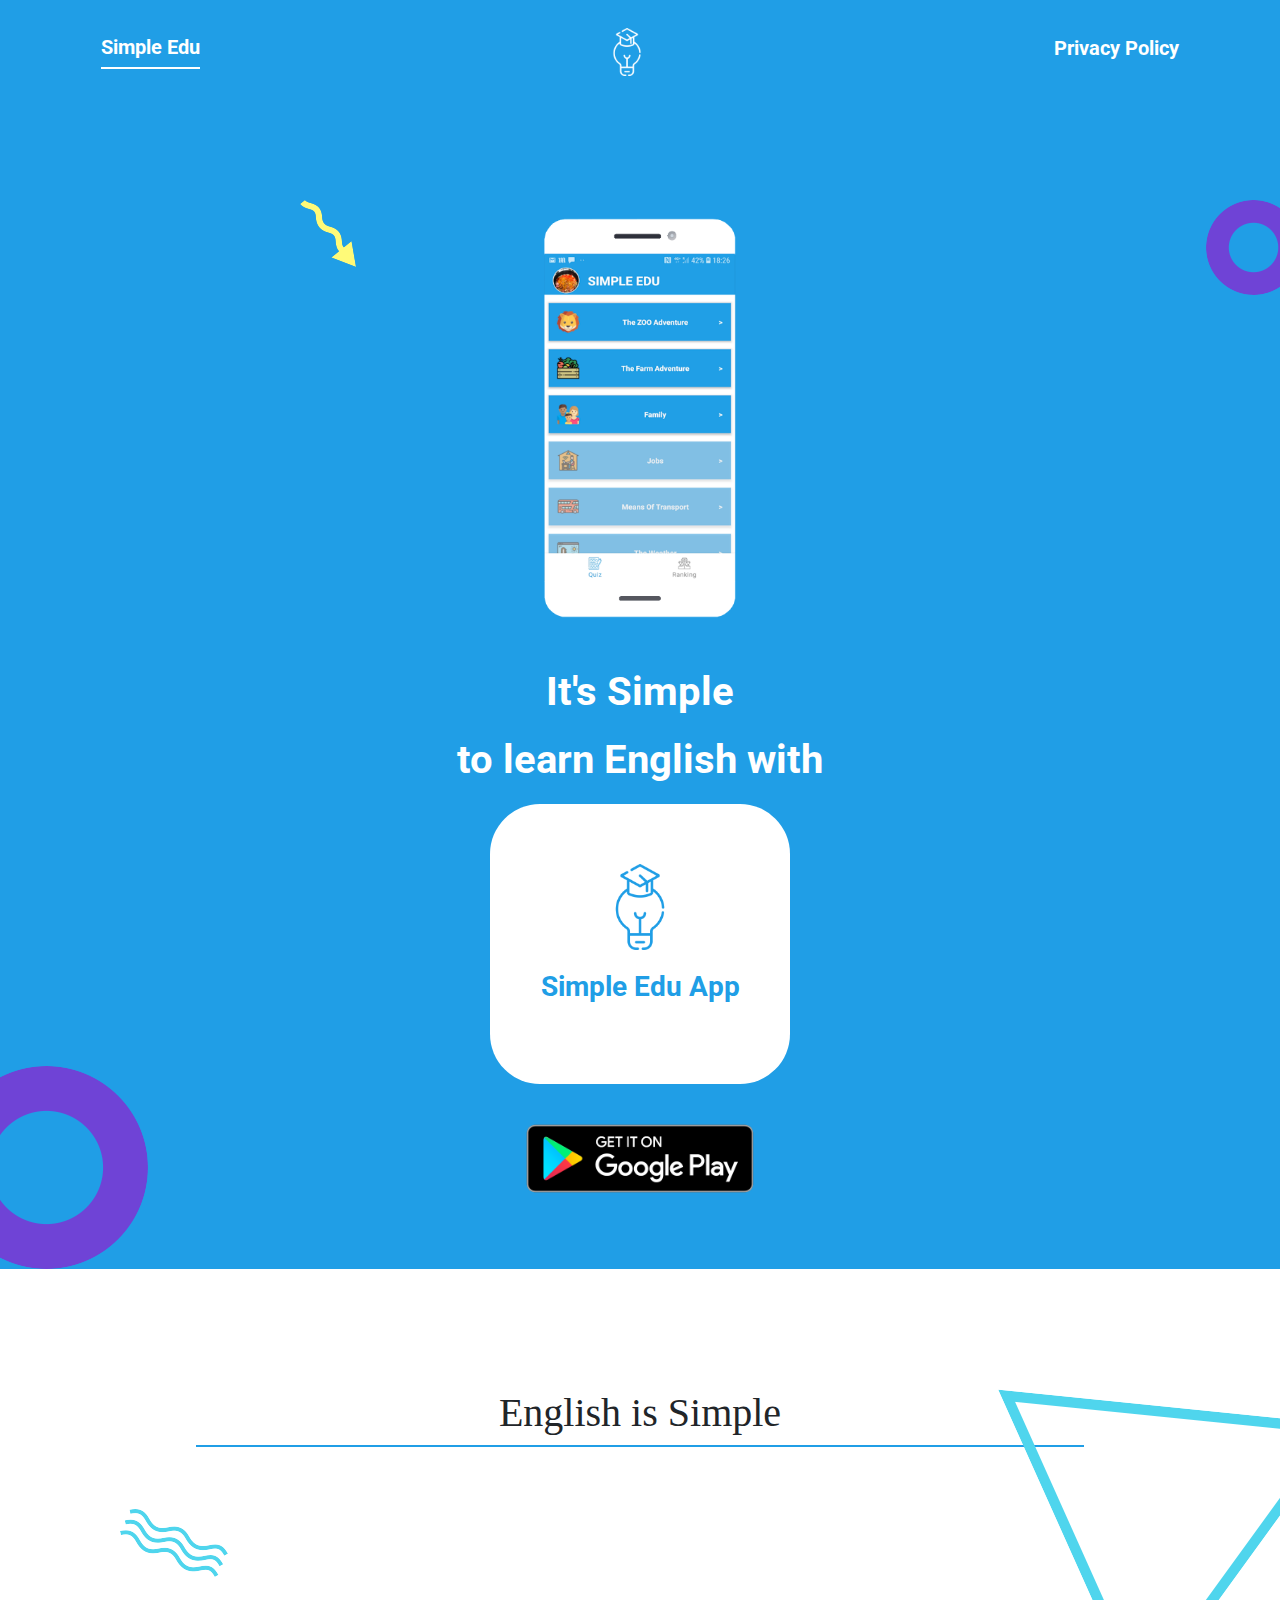
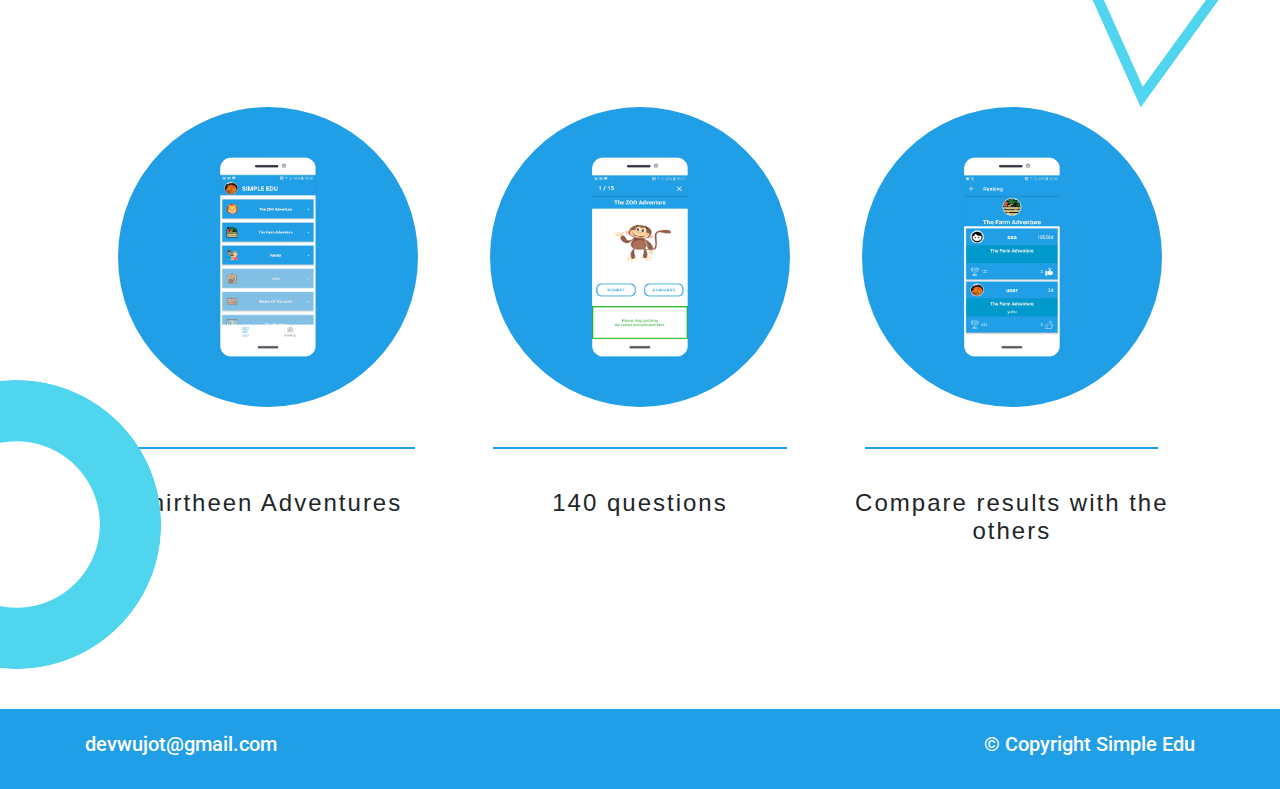
<file: index.html>
<!DOCTYPE html>
<html lang="en">

<head>
    <meta charset="utf-8" />
    <meta name="viewport" content="width=device-width, initial-scale=1" />

    <link rel="stylesheet" href="./css/main.css" />

    <link rel="stylesheet" href="https://stackpath.bootstrapcdn.com/bootstrap/4.3.1/css/bootstrap.min.css"
        integrity="sha384-ggOyR0iXCbMQv3Xipma34MD+dH/1fQ784/j6cY/iJTQUOhcWr7x9JvoRxT2MZw1T" crossorigin="anonymous" />

    <link href="https://fonts.googleapis.com/css?family=Fjalla+One|Anton|Roboto&display=swap" rel="stylesheet" />

    <link href="https://fonts.googleapis.com/css?family=Cormorant+Garamond&display=swap" rel="stylesheet" />

    <link href="https://fonts.googleapis.com/css?family=Indie+Flower|B612+Mono|Roboto+Mono&display=swap"
        rel="stylesheet" />

    <title>Simple Edu - Learn English</title>
</head>

<body>

    <!-- Section Header -->
    <section class="header">
        <div class="container">
            <nav class="navbar">
                <a href="./index.html" class="tick">
                    <h5 class="link">Simple Edu</h5>
                </a>
                <img src="./assets/ic_logo.png" class="icon_filter" />
                <a href="./privacy_policy.html" >
                    <h5 class="link" id="privacy_policy">Privacy Policy</h5>
                </a>
            </nav>
            

            <div class="header_content">
                <div class="hc_left text-center">
                    <h1>It's Simple</h1>
                    <h1>to learn English with</h1>

                    <div class="header_logo">
                        <img src="./assets/ic_logo.png" class="icon_filter_blue" />
                        <h3>Simple Edu App</h3>
                    </div>

                    <br />
                    <a href="https://play.google.com/store/apps/details?id=com.devwujot.simpleedu" target="_blank" ><img src="./assets/google-play-badge.png"
                            id="google_store"></a>
                </div>
                <div class="hc_right">
                    <img src="./assets/header_phone.png" id="header_phone" />
                </div>
            </div>
        </div>

        <br>
        <div class="header_content_mini text-center">
            <img src="./assets/header_phone.png" id="header_phone" />

            <div class="header_content_mini_logo">
                <h1>It's Simple</h1>
                <h1>to learn English with</h1>
            </div>

            <div class="header_logo">
                <img src="./assets/ic_logo.png" class="icon_filter_blue" />
                <h3>Simple Edu App</h3>
            </div>

            <br />
            <a href="https://play.google.com/store/apps/details?id=com.devwujot.simpleedu" target="_blank"><img src="./assets/google-play-badge.png"
                    id="google_store"></a>
        </div>

        <img src="./assets/work_circle_bottom.png" class="work_circle_bottom" />
        <img src="./assets/work_circle_top.png" class="work_circle_top" />
        <img src="./assets/process_arrow_top.png" class="process_arrow_top" />
    </section>

    <!-- Section Details -->
    <section class="details">
        <div class="container">
            <div class="details_header text-center">
                <h1>
                    English is Simple
                </h1>
                <div class="details_separator"></div>
            </div>
            <div class="details_card_container text-center">
                <div class="details_card text-center">
                    <div class="details_card_image">
                        <img src="./assets/header_phone.png" class="details_card_phone" />
                    </div>
                    <div class="details_separator_card"></div>
                    <h2>
                        Thirtheen Adventures
                    </h2>
                </div>
                <div class="details_card">
                    <div class="details_card_image">
                        <img src="./assets/questions_phone.png" class="details_card_phone" />
                    </div>
                    <div class="details_separator_card"></div>
                    <h2>
                        140 questions
                    </h2>
                </div>
                <div class="details_card">
                    <div class="details_card_image">
                        <img src="./assets/ranking_phone.png" class="details_card_phone" />
                    </div>
                    <div class="details_separator_card"></div>
                    <h2>
                        Compare results with the others
                    </h2>
                </div>
            </div>
        </div>

        <img src="./assets/work_triangle.png" class="work_triangle" />
        <img src="./assets/work_shape_bottom.png" class="work_shape_bottom" />
        <img src="./assets/process_circle_down.png" class="process_circle_down" />
    </section>

    <!-- Footer-->
    <footer class="footer">
        <div class="container">
            <h5>devwujot@gmail.com</h5>
            <h5>&copy; Copyright Simple Edu</h5>
        </div>
    </footer>

    <!-- Scripts -->
    <script src="https://code.jquery.com/jquery-3.3.1.slim.min.js"
        integrity="sha384-q8i/X+965DzO0rT7abK41JStQIAqVgRVzpbzo5smXKp4YfRvH+8abtTE1Pi6jizo"
        crossorigin="anonymous"></script>
    <script src="https://cdnjs.cloudflare.com/ajax/libs/popper.js/1.14.7/umd/popper.min.js"
        integrity="sha384-UO2eT0CpHqdSJQ6hJty5KVphtPhzWj9WO1clHTMGa3JDZwrnQq4sF86dIHNDz0W1"
        crossorigin="anonymous"></script>
    <script src="https://stackpath.bootstrapcdn.com/bootstrap/4.3.1/js/bootstrap.min.js"
        integrity="sha384-JjSmVgyd0p3pXB1rRibZUAYoIIy6OrQ6VrjIEaFf/nJGzIxFDsf4x0xIM+B07jRM"
        crossorigin="anonymous"></script>
</body>

</html>
</file>
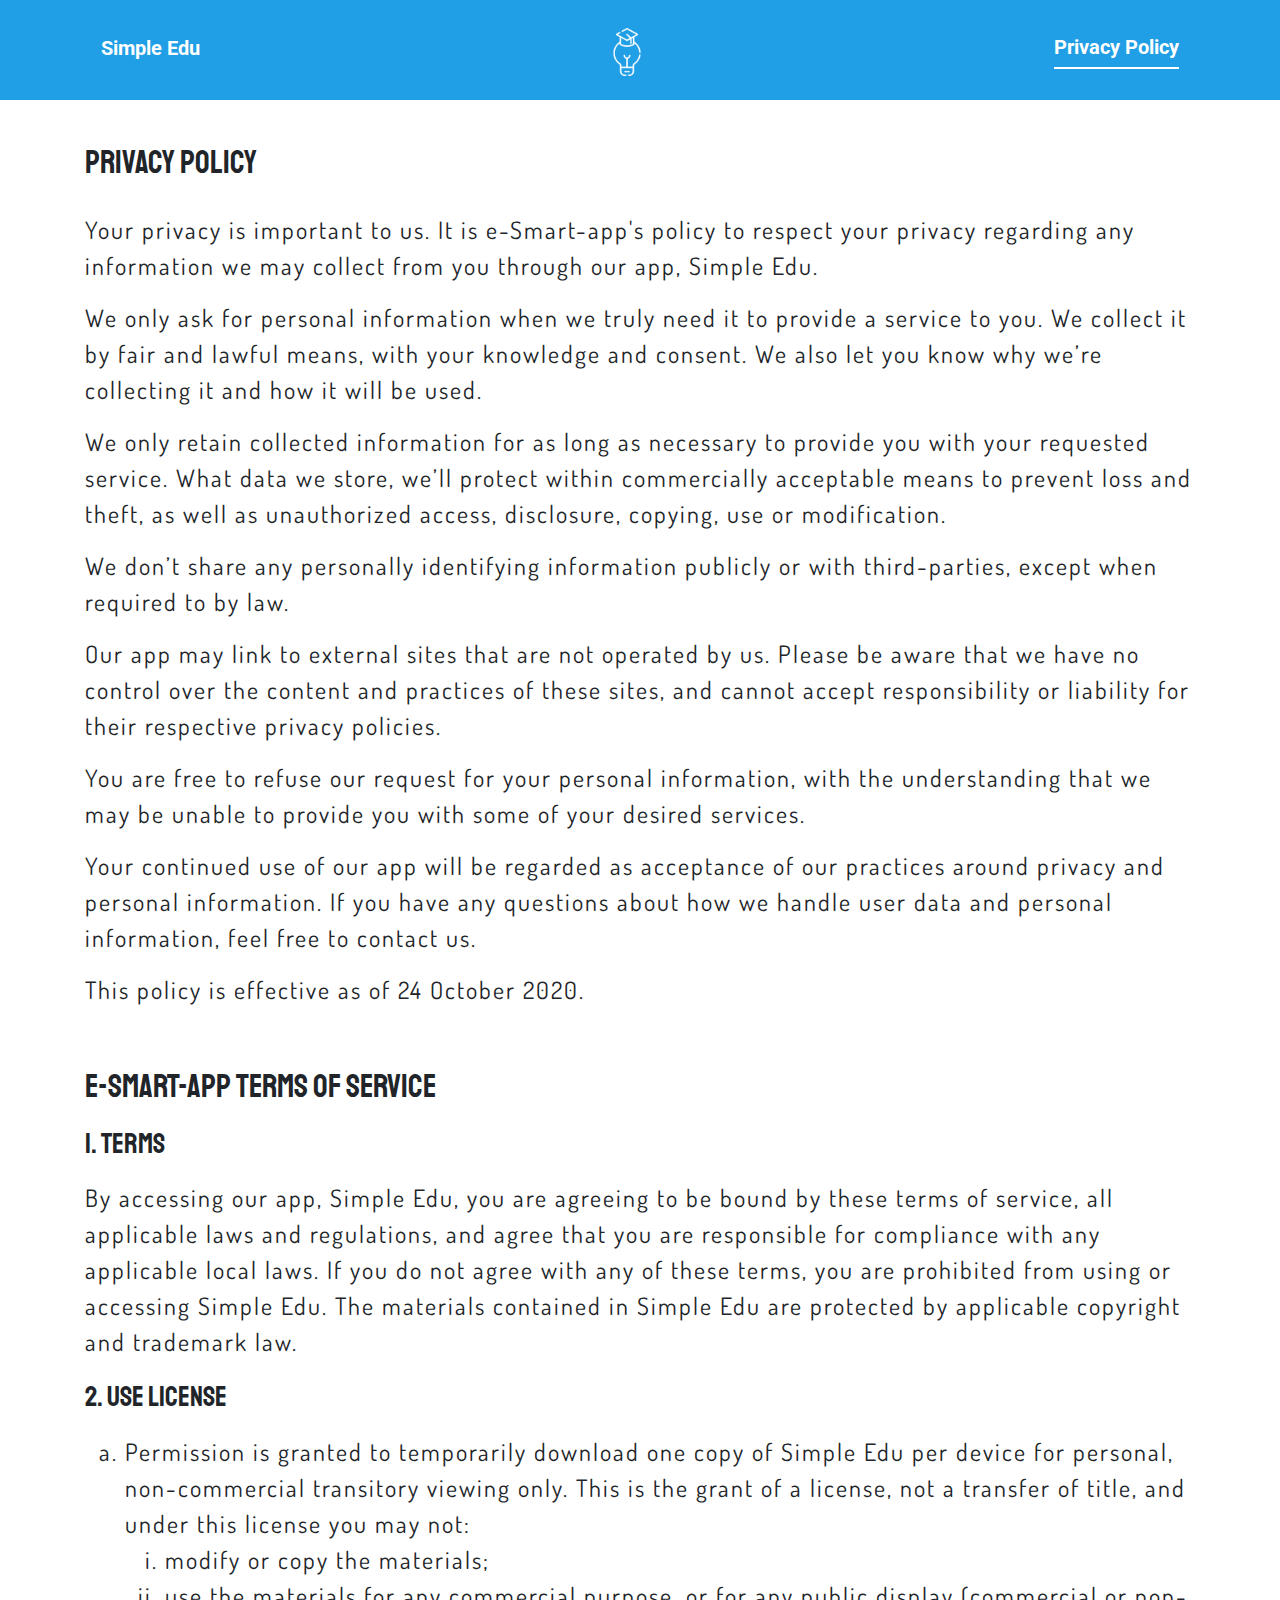
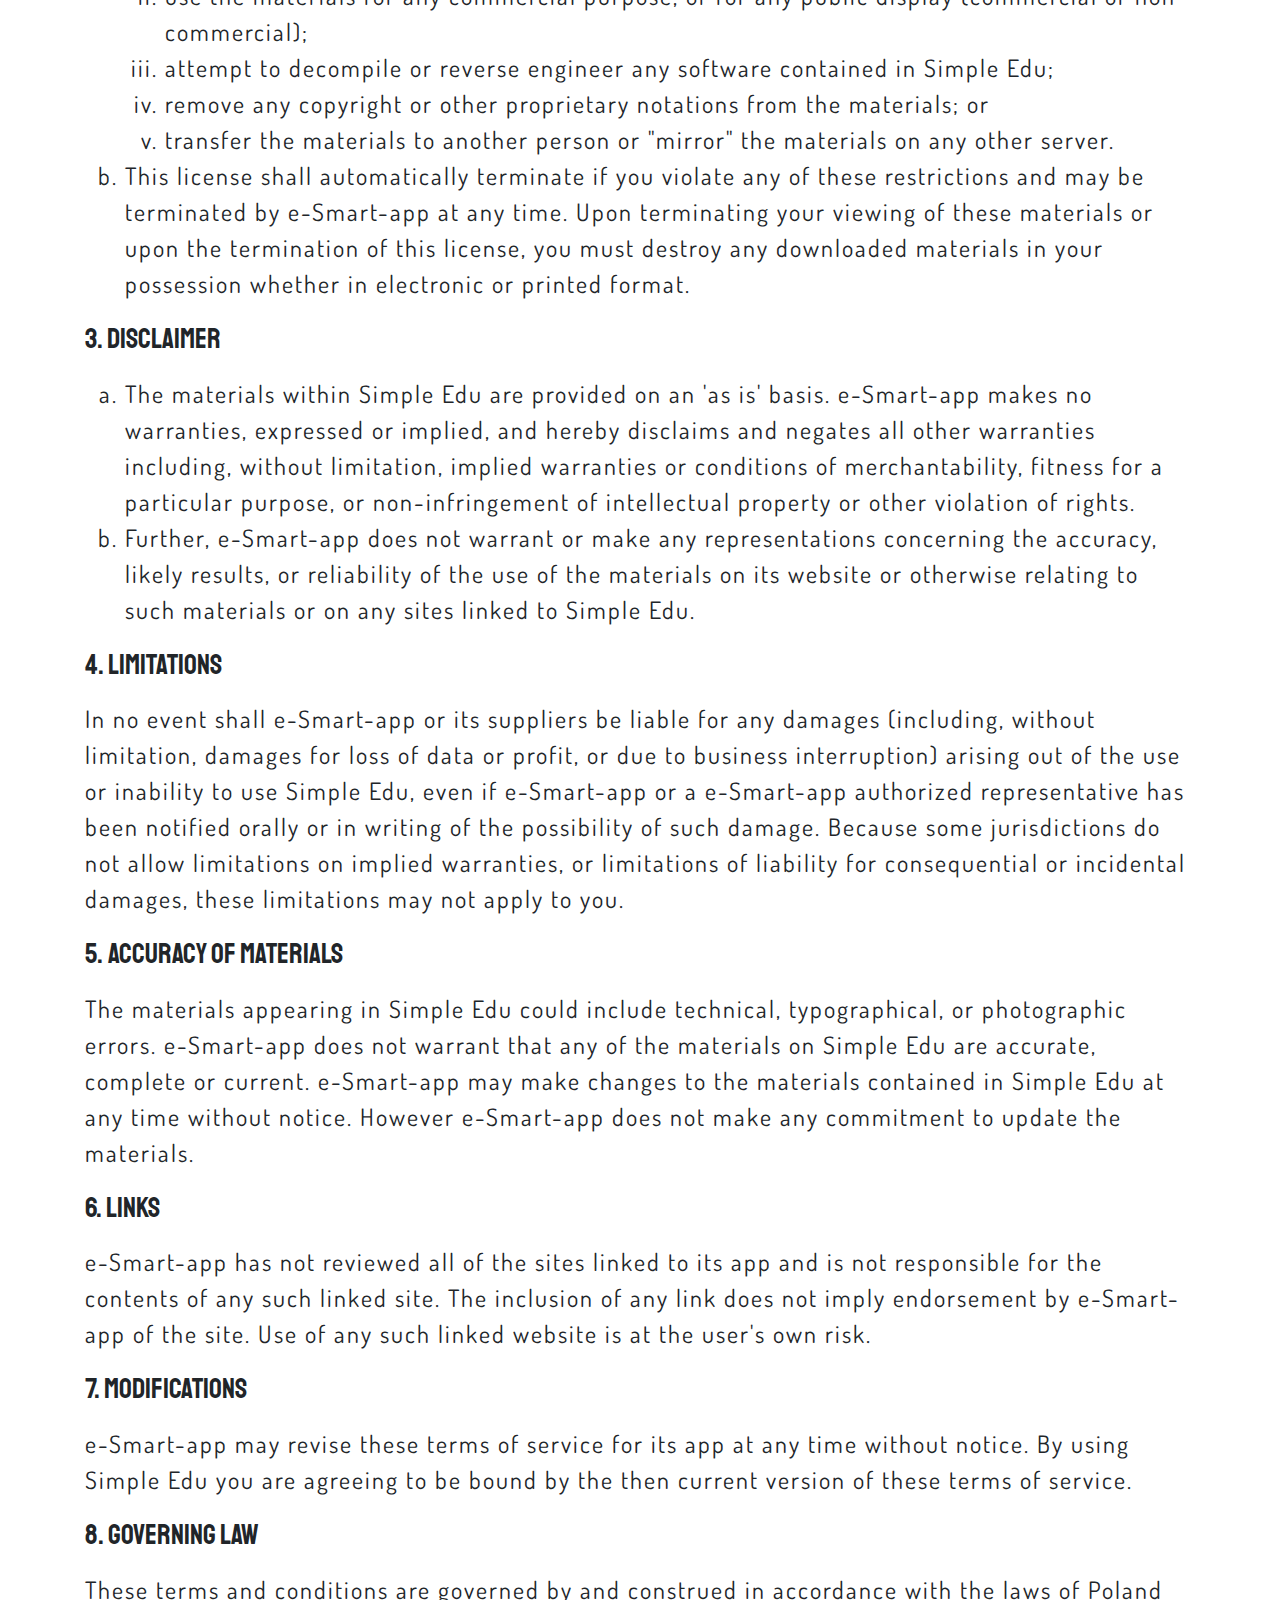
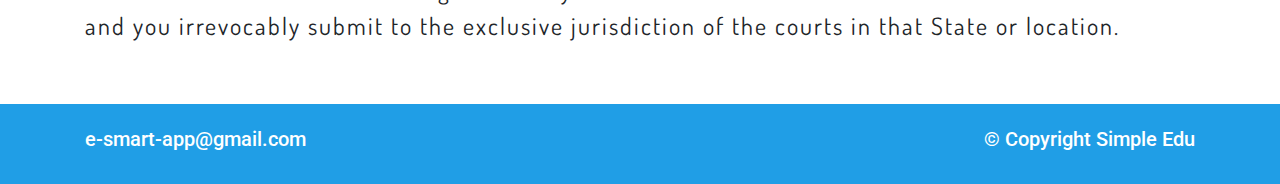
<file: privacy_policy.html>
<!DOCTYPE html>
<html lang="en">

<head>
    <meta charset="utf-8" />
    <meta name="viewport" content="width=device-width, initial-scale=1" />

    <link rel="stylesheet" href="./css/privacy.css" />

    <link rel="stylesheet" href="https://stackpath.bootstrapcdn.com/bootstrap/4.3.1/css/bootstrap.min.css"
        integrity="sha384-ggOyR0iXCbMQv3Xipma34MD+dH/1fQ784/j6cY/iJTQUOhcWr7x9JvoRxT2MZw1T" crossorigin="anonymous" />

    <link href="https://fonts.googleapis.com/css?family=Fjalla+One|Anton|Roboto&display=swap" rel="stylesheet" />

    <link href="https://fonts.googleapis.com/css?family=Cormorant+Garamond&display=swap" rel="stylesheet" />

    <link href="https://fonts.googleapis.com/css2?family=Dosis:wght@200&display=swap" rel="stylesheet">

    <link href="https://fonts.googleapis.com/css?family=Indie+Flower|B612+Mono|Roboto+Mono&display=swap"
        rel="stylesheet" />

    <link href="https://fonts.googleapis.com/css2?family=Dosis:wght@200;800&display=swap" rel="stylesheet">
    <link href="https://fonts.googleapis.com/css2?family=Staatliches&display=swap" rel="stylesheet">

    <title>Simple Edu - Learn English</title>
</head>

<body>

    <!-- Section Header -->
    <section class="header">
        <div class="container">
            <nav class="navbar">
                <a href="./index.html">
                    <h5>Simple Edu</h5>
                </a>
                <img src="./assets/ic_logo.png" class="icon_filter" />
                <a href="./privacy_policy.html" class="tick">
                    <h5 id="privacy_policy">Privacy Policy</h5>
                </a>
            </nav>

        </div>

        <!-- Section Privacy Policy -->
        <section class="privacy_policy">
            <div class="container">
                <h2>Privacy Policy</h2>
                <p>Your privacy is important to us. It is e-Smart-app's policy to respect your privacy regarding any
                    information
                    we may collect from you through our app, Simple Edu.</p>
                <p>We only ask for personal information when we truly need it to provide a service to you. We collect it
                    by
                    fair
                    and lawful means, with your knowledge and consent. We also let you know why we’re collecting it and
                    how
                    it
                    will be used.</p>
                <p>We only retain collected information for as long as necessary to provide you with your requested
                    service.
                    What data we store, we’ll protect within commercially acceptable means to prevent loss and theft, as
                    well as
                    unauthorized access, disclosure, copying, use or modification.</p>
                <p>We don’t share any personally identifying information publicly or with third-parties, except when
                    required to
                    by law.</p>
                <p>Our app may link to external sites that are not operated by us. Please be aware that we have no
                    control
                    over
                    the content and practices of these sites, and cannot accept responsibility or liability for their
                    respective
                    privacy policies.</p>
                <p>You are free to refuse our request for your personal information, with the understanding that we may
                    be
                    unable to provide you with some of your desired services.</p>
                <p>Your continued use of our app will be regarded as acceptance of our practices around privacy and
                    personal
                    information. If you have any questions about how we handle user data and personal information, feel
                    free
                    to
                    contact us.</p>
                <p>This policy is effective as of 24 October 2020.</p>
            </div>
        </section>

        <!-- Section Terms of Service-->
        <section class="terms_of_service">
            <div class="container">
                <h2>e-Smart-app Terms of Service</h2>
                <h3>1. Terms</h3>
                <p>By accessing our app, Simple Edu, you are agreeing to be bound by these terms of service, all
                    applicable laws and regulations, and agree that you are responsible for compliance with any
                    applicable local laws. If you do not agree with any of these terms, you are prohibited from using or
                    accessing Simple Edu. The materials contained in Simple Edu are protected by applicable copyright
                    and trademark law.</p>
                <h3>2. Use License</h3>
                <ol type="a">
                    <li>Permission is granted to temporarily download one copy of Simple Edu per device for personal,
                        non-commercial transitory viewing only. This is the grant of a license, not a transfer of title,
                        and under this license you may not:
                        <ol type="i">
                            <li>modify or copy the materials;</li>
                            <li>use the materials for any commercial purpose, or for any public display (commercial or
                                non-commercial);</li>
                            <li>attempt to decompile or reverse engineer any software contained in Simple Edu;</li>
                            <li>remove any copyright or other proprietary notations from the materials; or</li>
                            <li>transfer the materials to another person or "mirror" the materials on any other server.
                            </li>
                        </ol>
                    </li>
                    <li>This license shall automatically terminate if you violate any of these restrictions and may be
                        terminated by e-Smart-app at any time. Upon terminating your viewing of these materials or upon
                        the termination of this license, you must destroy any downloaded materials in your possession
                        whether in electronic or printed format.</li>
                </ol>
                <h3>3. Disclaimer</h3>
                <ol type="a">
                    <li>The materials within Simple Edu are provided on an 'as is' basis. e-Smart-app makes no
                        warranties, expressed or implied, and hereby disclaims and negates all other warranties
                        including, without limitation, implied warranties or conditions of merchantability, fitness for
                        a particular purpose, or non-infringement of intellectual property or other violation of rights.
                    </li>
                    <li>Further, e-Smart-app does not warrant or make any representations concerning the accuracy,
                        likely results, or reliability of the use of the materials on its website or otherwise relating
                        to such materials or on any sites linked to Simple Edu.</li>
                </ol>
                <h3>4. Limitations</h3>
                <p>In no event shall e-Smart-app or its suppliers be liable for any damages (including, without
                    limitation, damages for loss of data or profit, or due to business interruption) arising out of the
                    use or inability to use Simple Edu, even if e-Smart-app or a e-Smart-app authorized representative
                    has been notified orally or in writing of the possibility of such damage. Because some jurisdictions
                    do not allow limitations on implied warranties, or limitations of liability for consequential or
                    incidental damages, these limitations may not apply to you.</p>
                <h3>5. Accuracy of materials</h3>
                <p>The materials appearing in Simple Edu could include technical, typographical, or photographic errors.
                    e-Smart-app does not warrant that any of the materials on Simple Edu are accurate, complete or
                    current. e-Smart-app may make changes to the materials contained in Simple Edu at any time without
                    notice. However e-Smart-app does not make any commitment to update the materials.</p>
                <h3>6. Links</h3>
                <p>e-Smart-app has not reviewed all of the sites linked to its app and is not responsible for the
                    contents of any such linked site. The inclusion of any link does not imply endorsement by
                    e-Smart-app of the site. Use of any such linked website is at the user's own risk.</p>
                <h3>7. Modifications</h3>
                <p>e-Smart-app may revise these terms of service for its app at any time without notice. By using Simple
                    Edu you are agreeing to be bound by the then current version of these terms of service.</p>
                <h3>8. Governing Law</h3>
                <p>These terms and conditions are governed by and construed in accordance with the laws of Poland and
                    you irrevocably submit to the exclusive jurisdiction of the courts in that State or location.</p>
            </div>
        </section>

        <!-- Footer-->
        <footer class="footer">
            <div class="container">
                <h5>e-smart-app@gmail.com</h5>
                <h5>&copy; Copyright Simple Edu</h5>
            </div>
        </footer>

        <!-- Scripts -->
        <script src="https://code.jquery.com/jquery-3.3.1.slim.min.js"
            integrity="sha384-q8i/X+965DzO0rT7abK41JStQIAqVgRVzpbzo5smXKp4YfRvH+8abtTE1Pi6jizo"
            crossorigin="anonymous"></script>
        <script src="https://cdnjs.cloudflare.com/ajax/libs/popper.js/1.14.7/umd/popper.min.js"
            integrity="sha384-UO2eT0CpHqdSJQ6hJty5KVphtPhzWj9WO1clHTMGa3JDZwrnQq4sF86dIHNDz0W1"
            crossorigin="anonymous"></script>
        <script src="https://stackpath.bootstrapcdn.com/bootstrap/4.3.1/js/bootstrap.min.js"
            integrity="sha384-JjSmVgyd0p3pXB1rRibZUAYoIIy6OrQ6VrjIEaFf/nJGzIxFDsf4x0xIM+B07jRM"
            crossorigin="anonymous"></script>
</body>

</html>
</file>
<file: css/main.css>
body {
    margin: 0 auto; 
    position: relative;
}

.header {
    width: 100%;
    height: 100vh;
    background-color: #209ee6;
    position: relative;
}

.header > .work_circle_bottom {
    position: absolute;
    bottom: 0;
}

.header > .work_circle_top {
    position: absolute;
    right: 0;
    top: 200px;
}

.header > .process_arrow_top {
    position: absolute;
    left: 300px;
    top: 200px;
}
 
.tick {
    text-decoration: none;
    border-bottom: 2px solid #FFFFFF;
}

.navbar > a > h5 {
    margin-top: 20px;
    color: #FFFFFF;
    font-weight: bold;
}

.navbar > a:hover {
    text-decoration: none;
    border-bottom: 2px solid #FFFFFF;
}

.navbar > img {
    margin-top: 20px;
}

.icon_filter {
    width: 48px;
    height: 48px;
    filter: invert(100%) sepia(0%) saturate(23%) hue-rotate(125deg) brightness(106%) contrast(100%);
}

.icon_filter_blue {
    width: 86px;
    height: 86px;
    filter: invert(51%) sepia(90%) saturate(1711%) hue-rotate(173deg) brightness(94%) contrast(91%);
}

.header_content {
    display: flex;
    justify-content: space-between;
}

.header_content_mini {
    display: none;
}




.hc_left {
    position: absolute;
    bottom: 50px;
    left: 30%;
}

.hc_left > h1 {
    color: #FFFFFF;
    font-weight: bold;
    margin-bottom: 20px;
    font-family: 'Staatliches', cursive;
}

.hc_left > .header_logo {
    height: 280px;
    width: 300px;
    background-color: #FFFFFF;
    border-radius: 50px;
    margin: 0 auto;
}

.hc_left > .header_logo > img {
    margin-top: 60px;
}

.hc_left > .header_logo > h3 {
    margin: 20px;
    color: #209ee6;
    font-weight: bold;
    font-family: 'Staatliches', cursive;
}

#google_store {
    width: 260px;
}

.hc_right {
    position: absolute;
    bottom: -2px;
    right: 30%;
}

.hc_right > #header_phone {
    height: 600px;
}

.details {
    width: 100%;
    height: 100vh;
    position: relative;
}

.details_card_container {
    display: flex;
    flex-wrap: wrap;
    justify-content: space-between;
    margin-top: 260px;
    margin-bottom: 200px;
}

.details_card {
    width: 33%;
}


.details_header > h1 {
    font-family: 'Staatliches', cursive;
}

.details_card_image {
    margin: 0 auto;
    height: 300px;
    width: 300px;
    border-radius: 200px;
    background-color:  #209ee6;
}

.details_card > h2 {
    margin: 20px;
    font-family: 'Dosis', sans-serif;
    font-size: 24px;
    letter-spacing: 2px;
}

.details_card_image > .details_card_phone {
    height: 200px;
    margin: 50px;
}

.details_header {
    margin-top: 120px;
}

.details_separator {
    margin: 0 auto;
    height: 2px;
    background-color: #209ee6;
    width: 80%;
}

.details_separator_card {
    margin: 40px auto 40px auto;
    height: 2px;
    background-color: #209ee6;
    width: 80%;
}

.work_triangle {
    position: absolute;
    right: 0;
    top: 0;
}

.work_shape_bottom {
    position: absolute;
    left: 120px;
    top: 120px;
}

.process_circle_down {
    position: absolute;
    left: 0;
    bottom: 20px;
}

.footer {
    position: absolute;
    margin: 20px 0;
    width: 100%;
    height: 80px;
    background-color:  #209ee6;
}

.footer > .container {
    display: flex;
    justify-content: space-between;
}

.footer > .container > h5 {
    color: #FFFFFF;
    line-height: 70px;
}

@media only screen and (max-width: 1700px) {
    .header_content {
        display: none;
    }

    .header {
        height: 100%;;
    }
    .header_content_mini {
        margin: 60px auto;
        display: flex;
        flex-direction: column;
        align-items: center;
        padding-bottom: 60px;
    }

    .header_content_mini > img {
        height: 400px;
        margin: 50px 20px;
    }

    .header_content_mini_logo > h1 {
        color: #FFFFFF;
        font-weight: bold;
        margin-bottom: 20px;
    }
    
    .header_content_mini > .header_logo {
        height: 280px;
        width: 300px;
        background-color: #FFFFFF;
        border-radius: 50px;
        margin: 0 auto;
    }
    
    .header_content_mini > .header_logo > img {
        margin-top: 60px;
    }
    
    .header_content_mini > .header_logo > h3 {
        margin: 20px;
        color: #209ee6;
        font-weight: bold;
    }
}

@media only screen and (max-width: 1100px) {
    .details {
        height: 100%;
        display: flex;
        flex-wrap: wrap;
        position: relative;
    }
    .details_card_container {
        flex-direction: column;
        justify-content: center;
        align-items: center;
    }

    .work_shape_bottom {
        display: none;
    }

    .work_triangle {
        top: 200px;
        height: 230px;
    }

    .process_circle_down {
        display: none;
    }
  }

@media only screen and (max-width: 960px) {

    body {
        position: relative;
    }

    .link {
        color: red;
    }

    .header > .process_arrow_top {
        position: absolute;
        left: 0;
        top: 200px;
    }

    .header_content_mini > .header_logo  {
        margin: 30px 0;
        height: 200px;
    }

    .header_content_mini_logo > h1 {
        font-size: 28px;
    }

    .header_logo > img {
        margin-top: 10px;
        height: 64px;
        width: 64px;
    }

    .header_logo > h3 {
        font-size: 24px;
    }

    .header > .work_circle_bottom {
        position: relative;
        bottom: 0;
    }

    .details_card {
        margin: 80px auto;
        width: 100%;
    }

    .details_card_container {
        margin-bottom: 60px;
    }

    .footer {
        display: flex;
        flex-direction: column;
        flex-wrap: wrap;
        height: 160px;
    }

    .footer > .container {
        display: flex;
        flex-direction: column;
        flex-wrap: wrap;
        align-items: center;;
    }

    .footer > .container > h5 {
        font-size: 16px;
    }

    .details_card > h2 {
        font-size: 26px;
    }
 }
</file>
<file: css/privacy.css>
body {
    margin: 0 auto; 
}

a {
    text-decoration: none;
    color: white;
}

.header {
    width: 100%;
    height: 100px;
    background-color: #209ee6;
    position: relative;
}

.tick {
    text-decoration: none;
    border-bottom: 2px solid #FFFFFF;
}

.navbar > a > h5 {
    margin-top: 20px;
    color: #FFFFFF;
    font-weight: bold;
    text-decoration: none;
}

.navbar > a:hover {
    text-decoration: none;
    border-bottom: 2px solid #FFFFFF;
}

.navbar > img {
    margin-top: 20px;
}

.icon_filter {
    width: 48px;
    height: 48px;
    filter: invert(100%) sepia(0%) saturate(23%) hue-rotate(125deg) brightness(106%) contrast(100%);
}

.icon_filter_blue {
    width: 86px;
    height: 86px;
    filter: invert(51%) sepia(90%) saturate(1711%) hue-rotate(173deg) brightness(94%) contrast(91%);
}

.privacy_policy {
    margin: 60px 0;
}

.terms_of_service {
    margin: 60px;
}

.footer {
    width: 100%;
    height: 80px;
    background-color:  #209ee6;
}

.footer > .container {
    display: flex;
    justify-content: space-between;
}

.footer > .container > h5 {
    color: #FFFFFF;
    line-height: 70px;
}

p {
    font-family: 'Dosis', sans-serif;
    font-size: 24px;
    letter-spacing: 2px;
}

h2 {
    font-family: 'Staatliches', cursive;
}

h3 {
    margin: 60px 0;
    font-family: 'Staatliches', cursive;
}

.privacy_policy > .container > h2 {
    margin: 30px 0;
}

.terms_of_service > .container > h3 {
    margin: 20px 0;
}

li {
    font-family: 'Dosis', sans-serif;
    font-size: 24px;
    letter-spacing: 2px;
}

@media only screen and (max-width: 960px) {
    .footer {
        display: flex;
        flex-direction: column;
        flex-wrap: wrap;
        height: 160px;
    }

    .footer > .container {
        display: flex;
        flex-direction: column;
        flex-wrap: wrap;
        align-items: center;;
    }

    .footer > .container > h5 {
        font-size: 16px;
    }

 }
</file>
